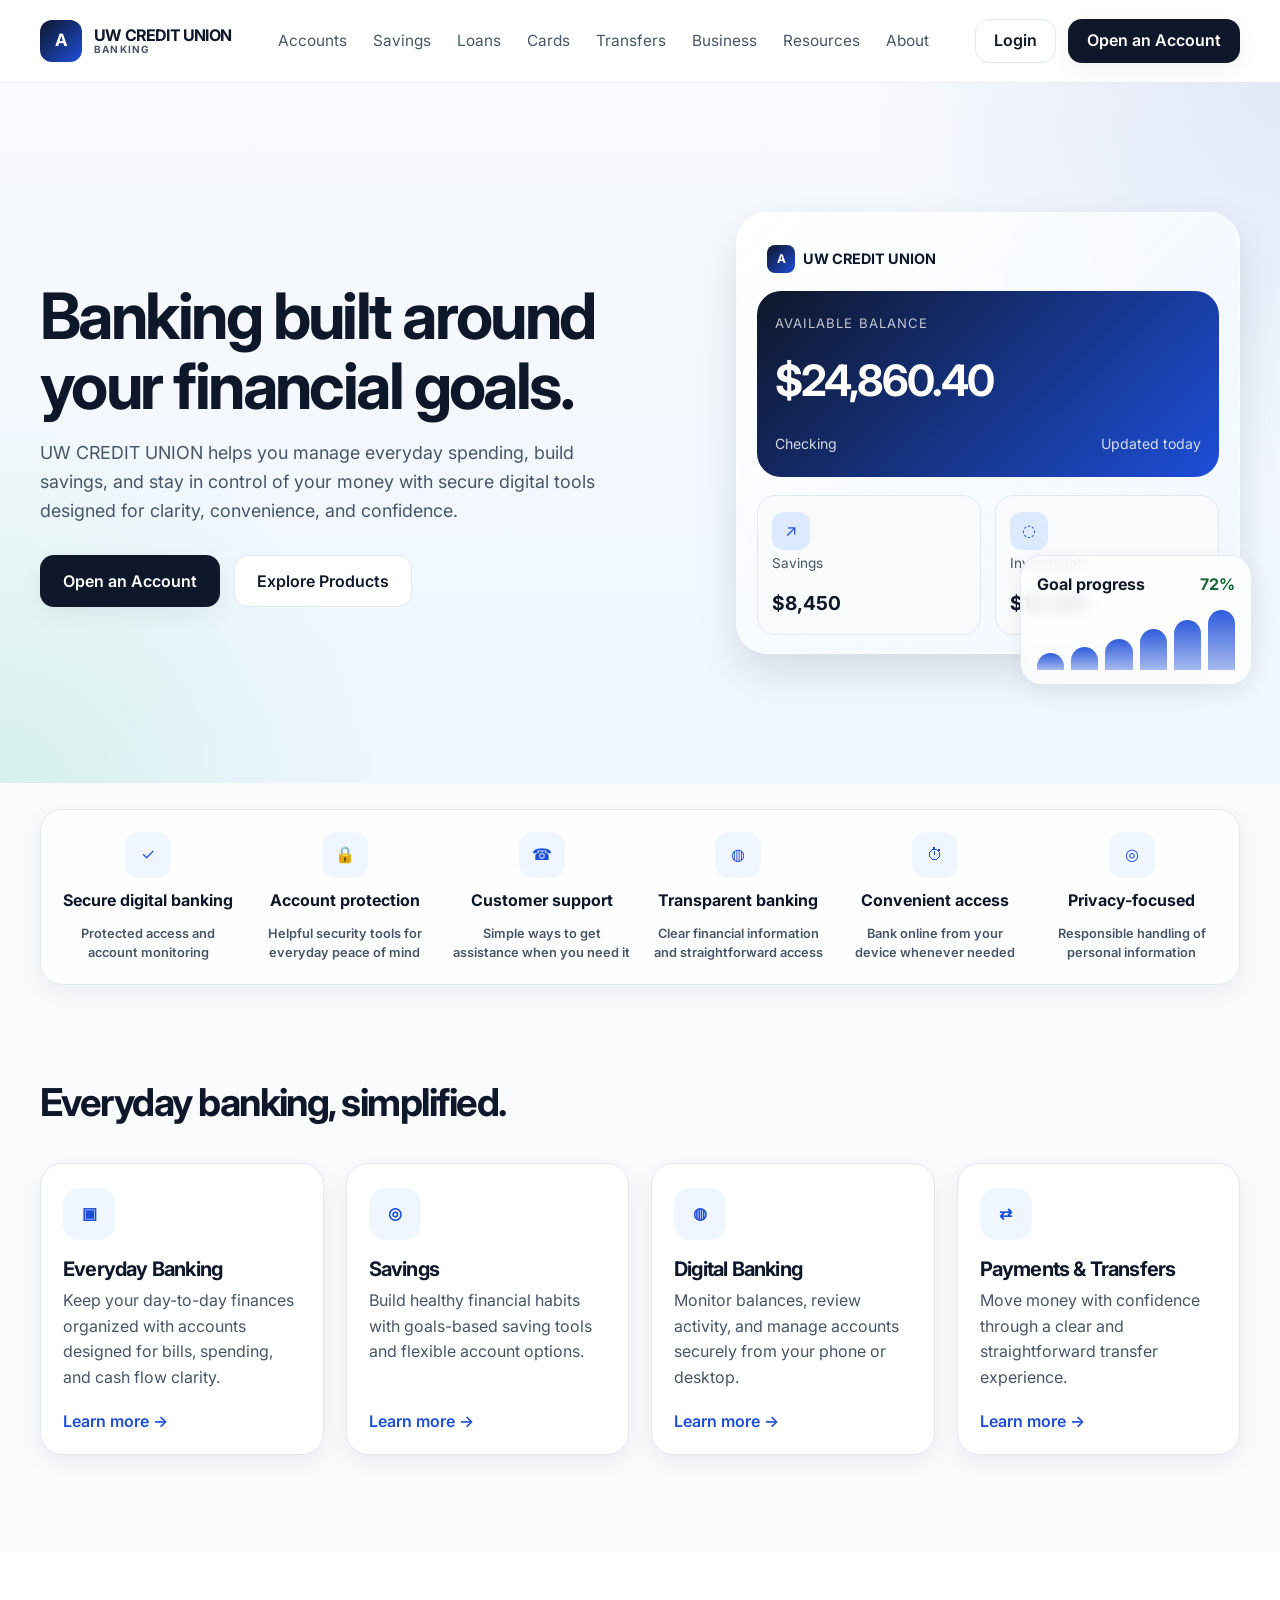
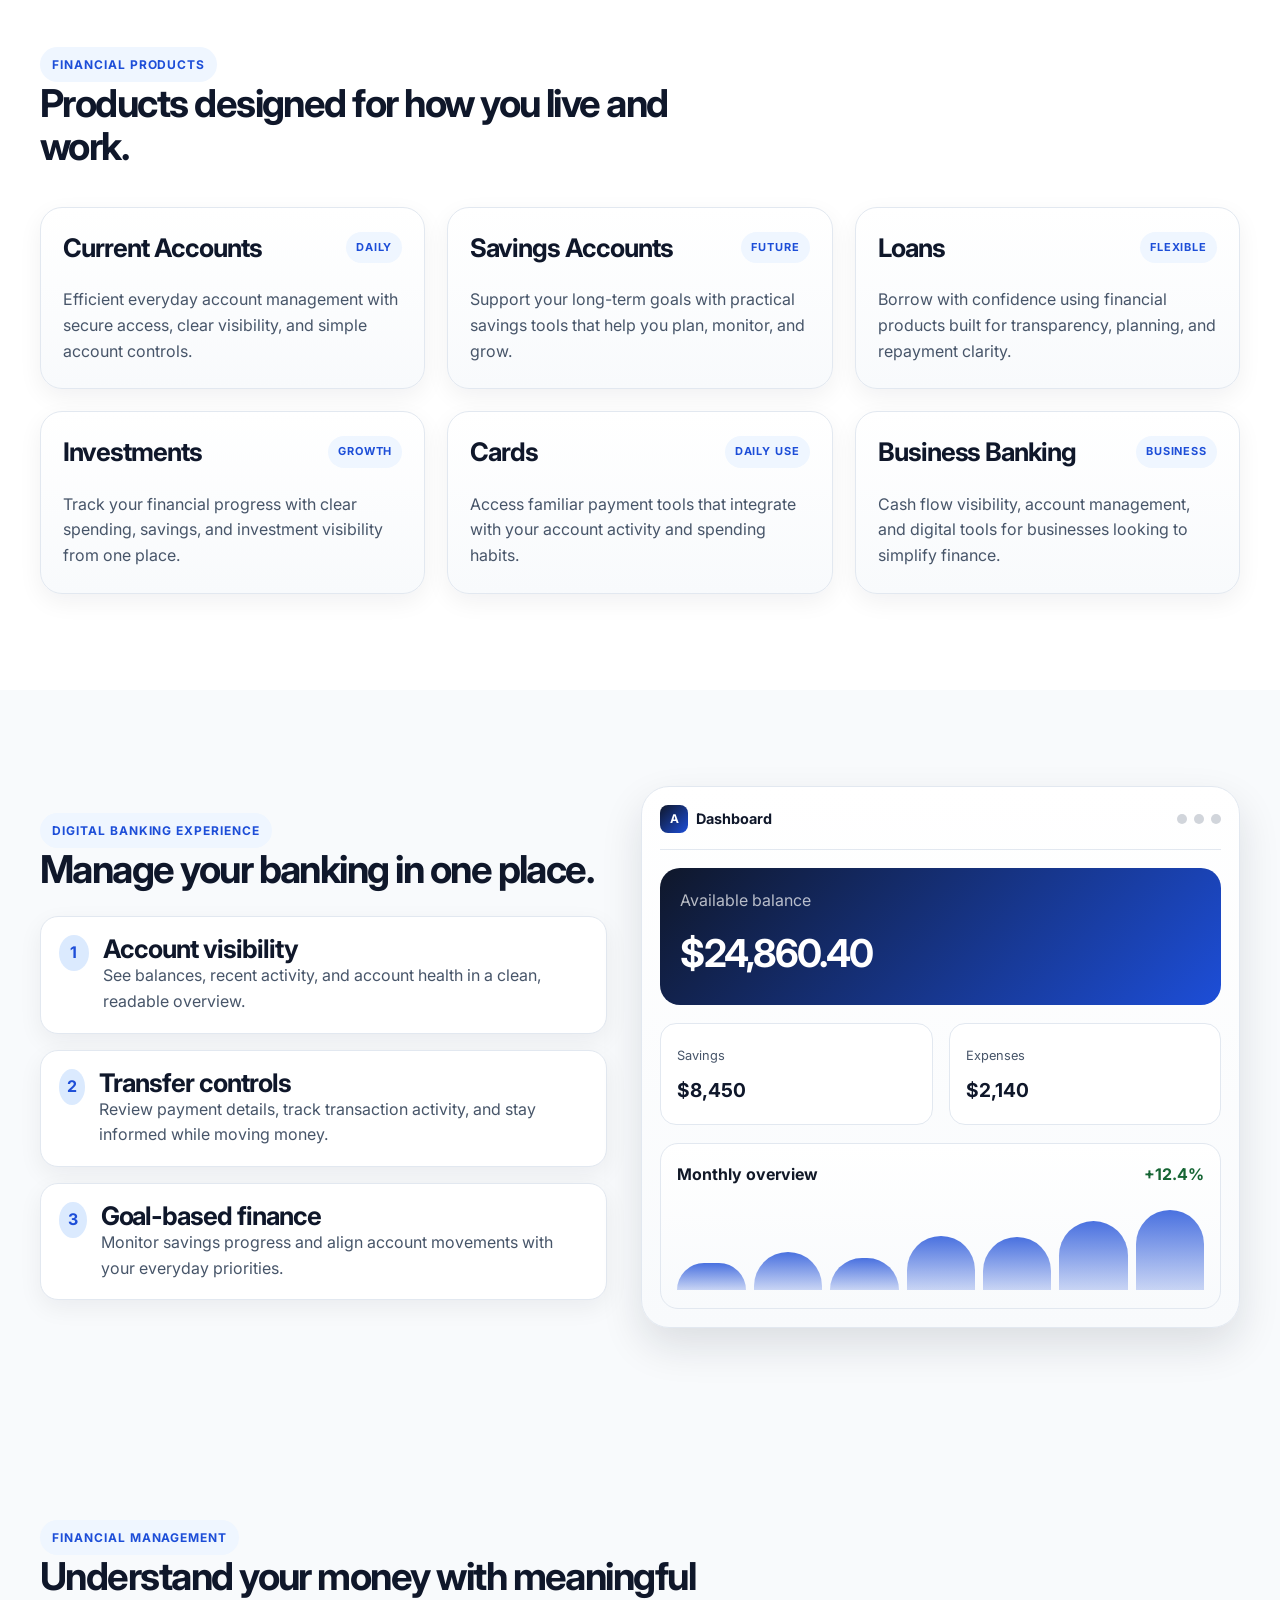
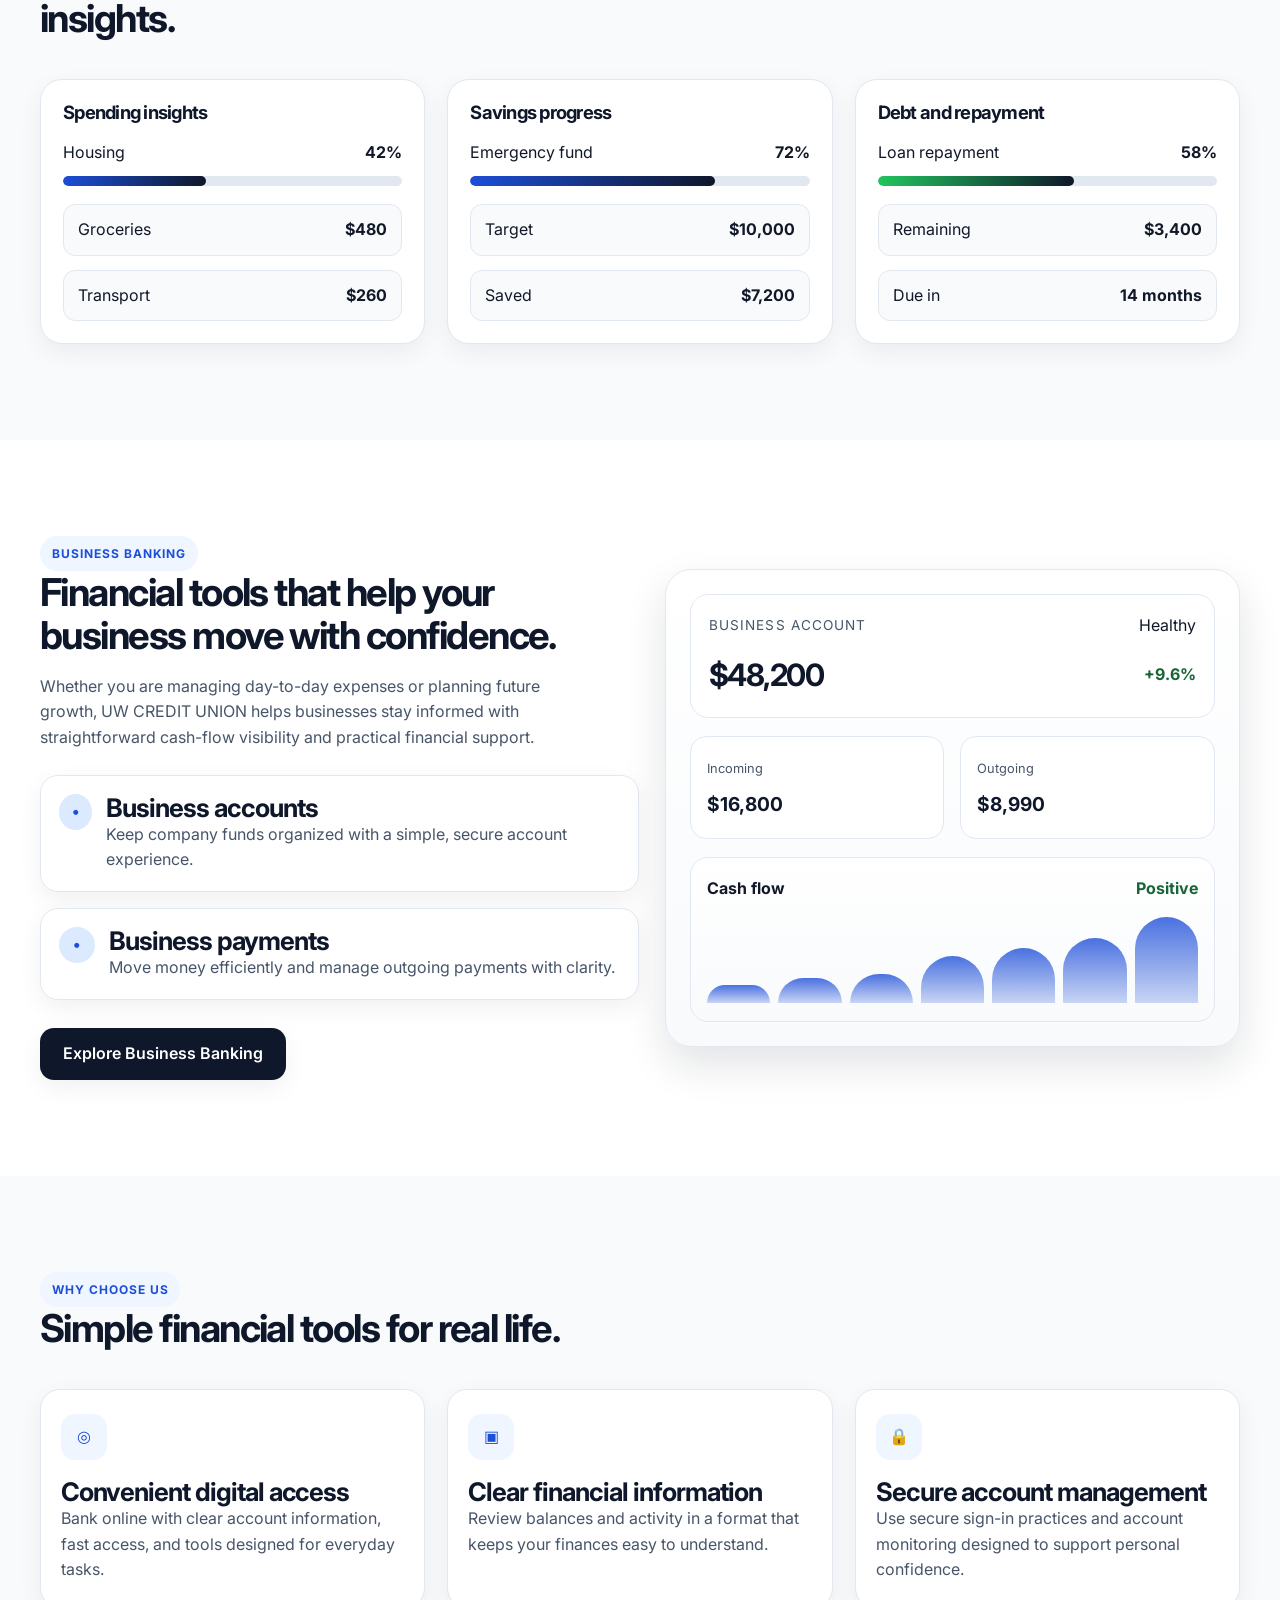
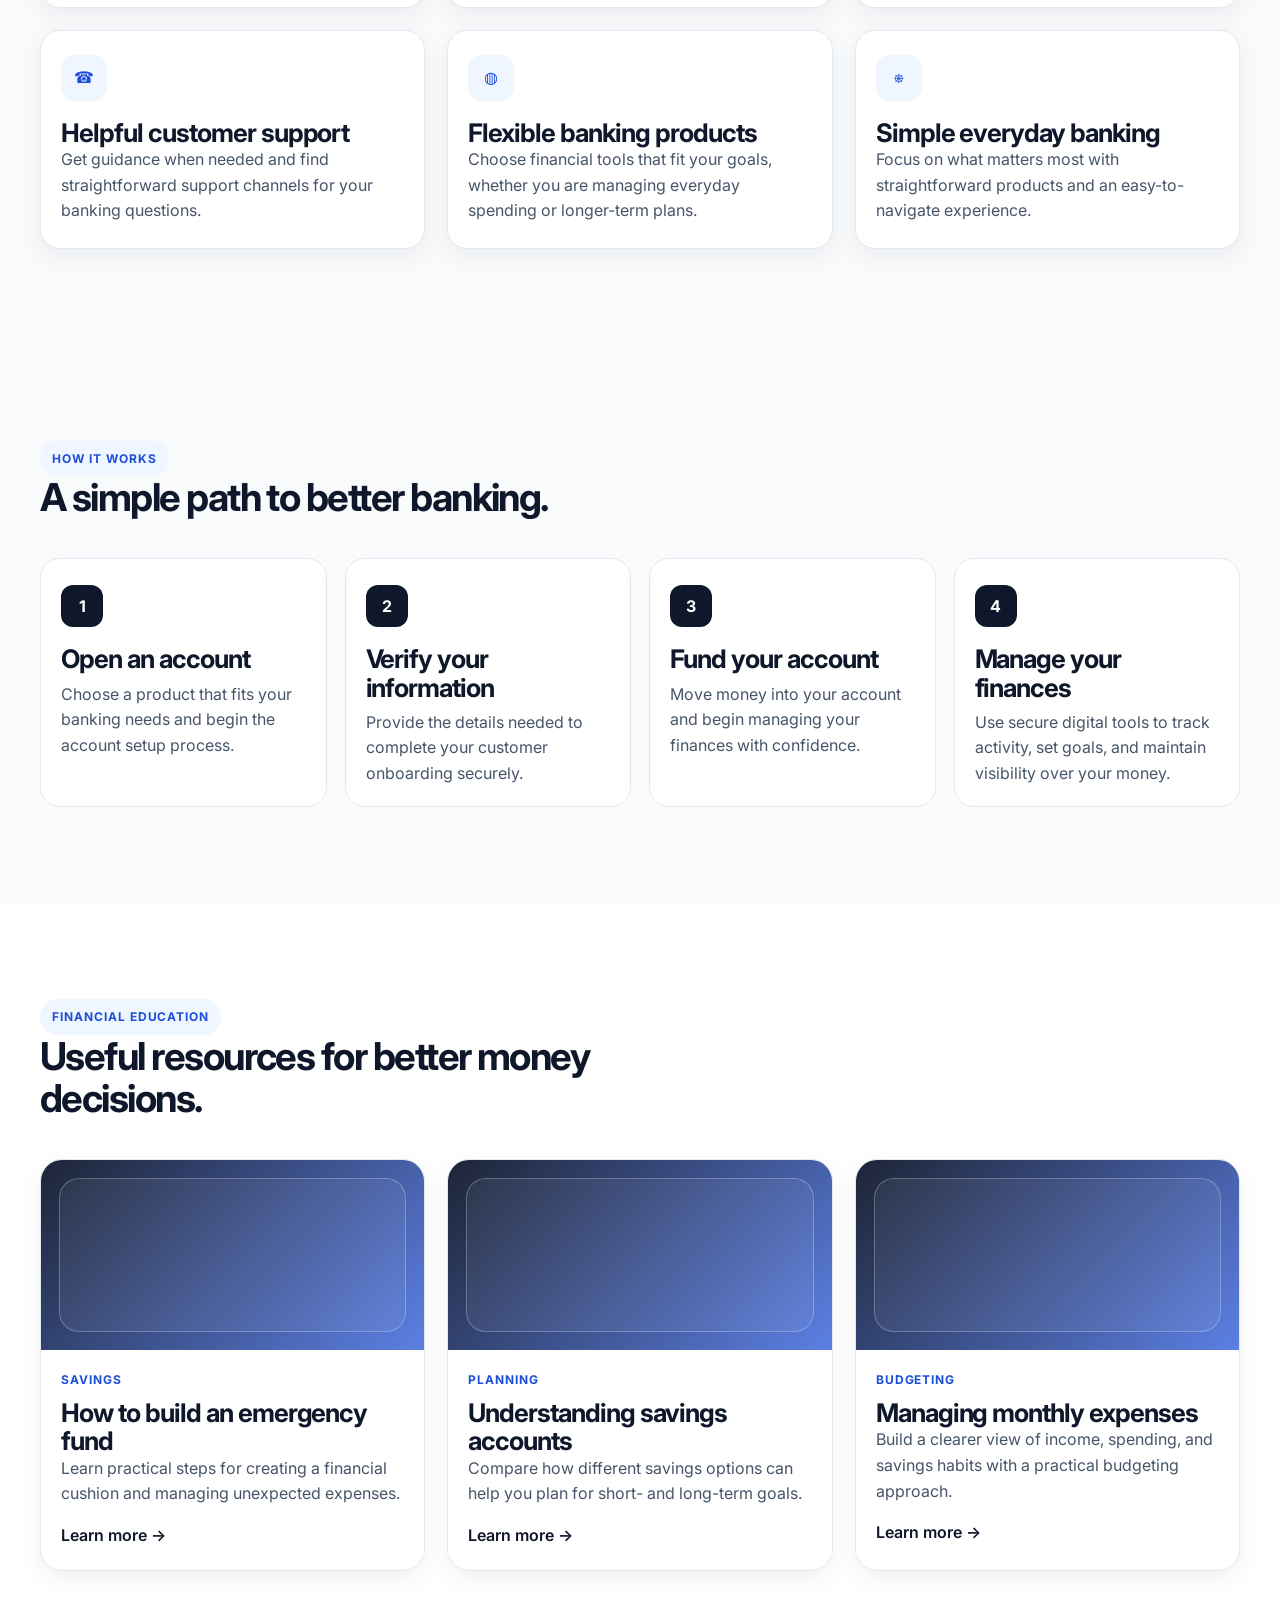
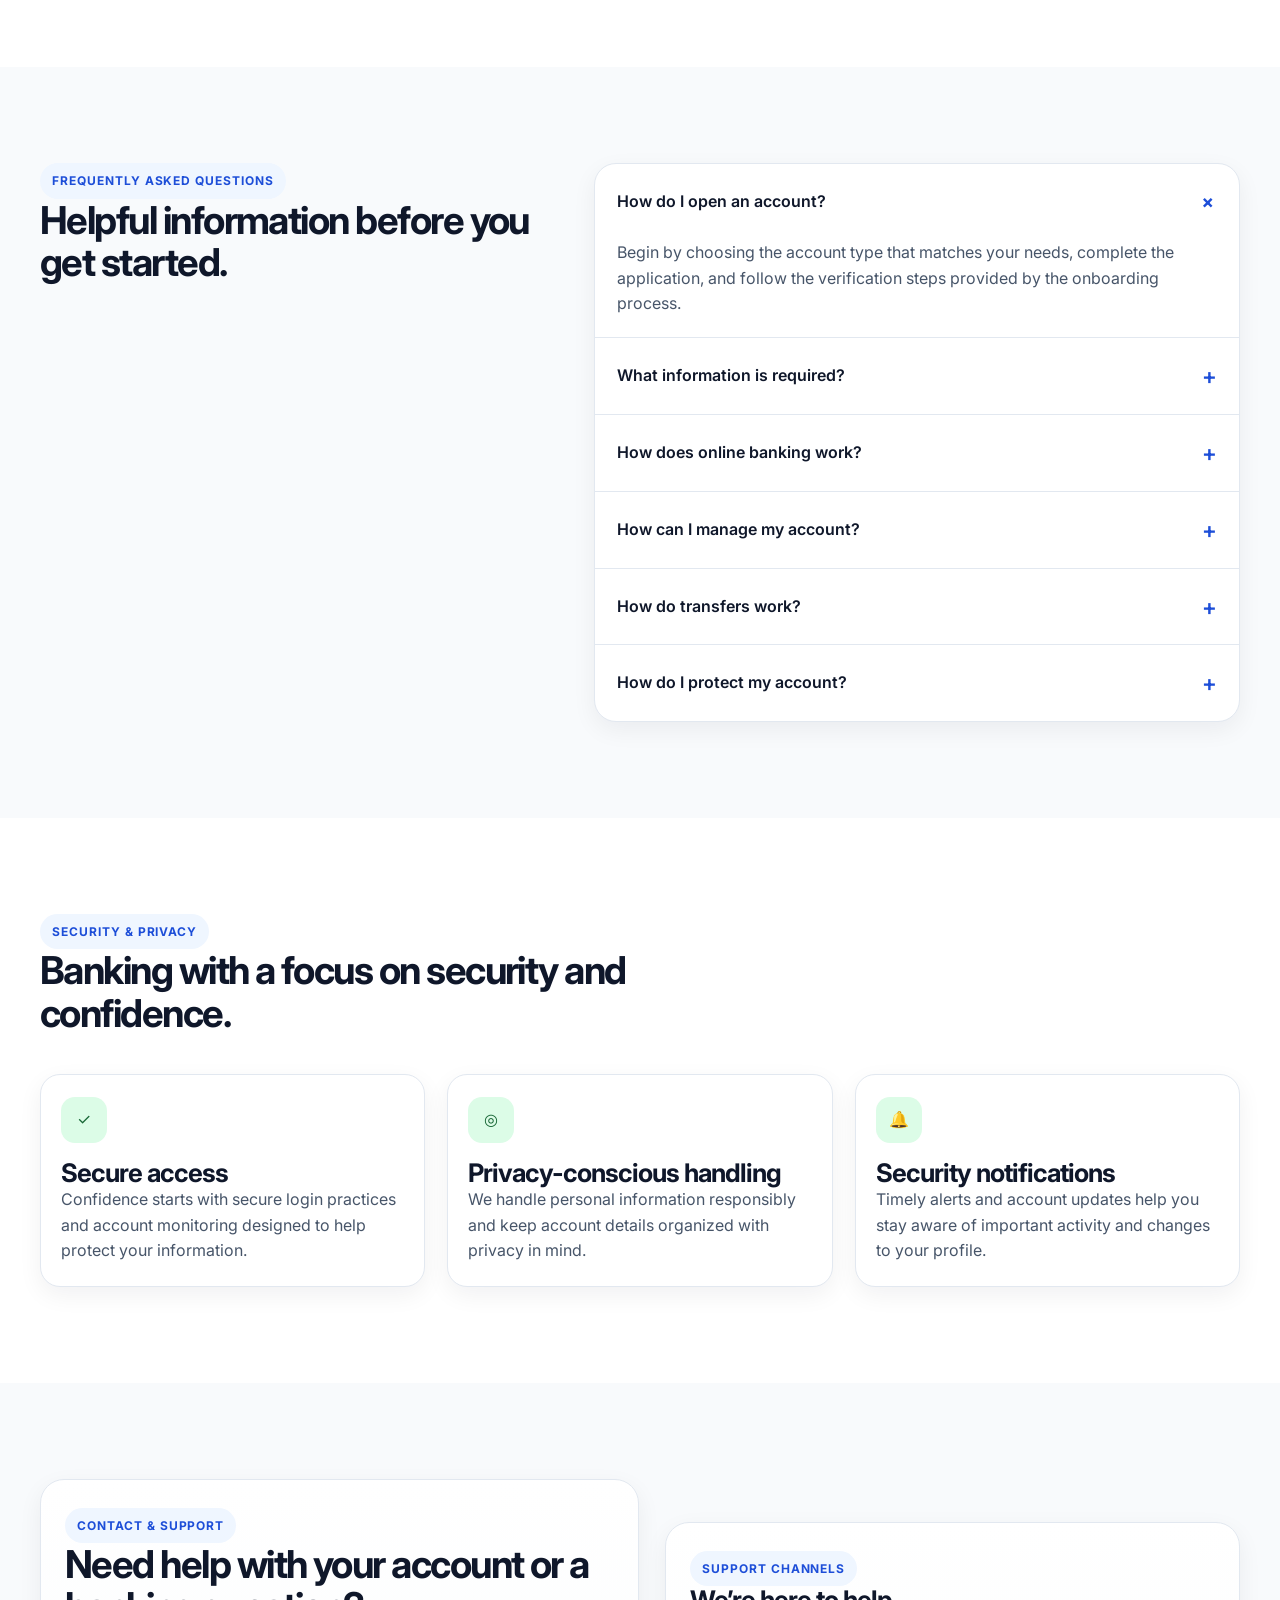
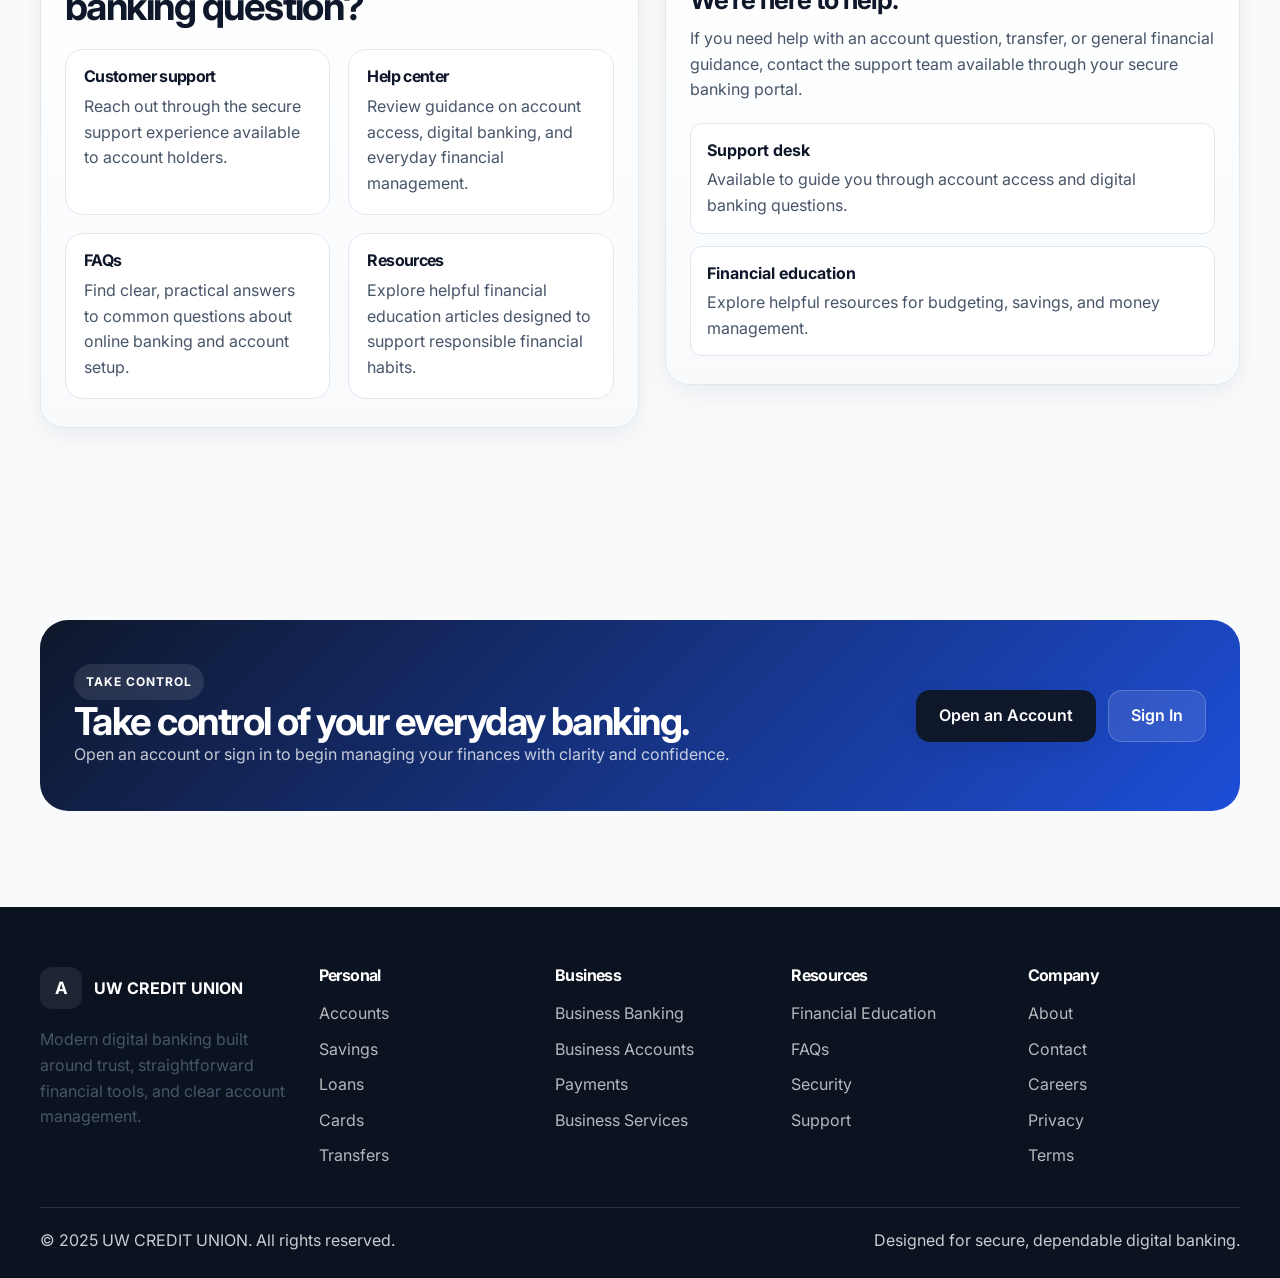
<file: index.html>
<!DOCTYPE html>
<html lang="en">
<head>
   <meta charset="UTF-8" />
   <meta name="viewport" content="width=device-width, initial-scale=1.0" />
   <title>UW CREDIT UNION | Modern Banking & Personal Finance</title>
   <meta
     name="description"
     content="UW CREDIT UNION helps people and businesses manage everyday banking with secure digital tools, flexible accounts, and straightforward financial services."
   />
   <meta name="theme-color" content="#0f172a" />
   <meta property="og:title" content="UW CREDIT UNION | Modern Banking & Personal Finance" />
   <meta
     property="og:description"
     content="Secure everyday banking, savings, digital account management, and business financial services designed for clarity and peace of mind."
   />
   <meta property="og:type" content="website" />
   <meta property="og:image" content="images/uw.png" />
   <meta name="twitter:card" content="summary_large_image" />
   <meta name="twitter:title" content="UW CREDIT UNION | Modern Banking & Personal Finance" />
   <meta
     name="twitter:description"
     content="Modern and secure banking for personal and business customers."
   />
   <link rel="preconnect" href="https://fonts.googleapis.com" />
   <link rel="preconnect" href="https://fonts.gstatic.com" crossorigin />
   <link
     href="https://fonts.googleapis.com/css2?family=Inter:wght@400;500;600;700;800&display=swap"
     rel="stylesheet"
   />
   <style>
     :root {
       --primary: #0f172a;
       --primary-dark: #0b1220;
       --primary-soft: #eff6ff;
       --secondary: #1d4ed8;
       --secondary-soft: #dbeafe;
       --accent: #22c55e;
       --accent-soft: #dcfce7;
       --surface: #ffffff;
       --surface-alt: #f8fafc;
       --surface-muted: #f1f5f9;
       --text: #111827;
       --muted: #475569;
       --border: #e2e8f0;
       --success: #166534;
       --warning: #9a6700;
       --error: #b91c1c;
       --shadow-sm: 0 8px 24px rgba(15, 23, 42, 0.06);
       --shadow-md: 0 18px 42px rgba(15, 23, 42, 0.12);
       --radius-sm: 12px;
       --radius-md: 18px;
       --radius-lg: 28px;
       --container: 1200px;
     }

     * { box-sizing: border-box; }
     html { scroll-behavior: smooth; }
     body {
       margin: 0;
       font-family: "Inter", "Segoe UI", sans-serif;
       background: #f8fafc;
       color: var(--text);
       line-height: 1.6;
     }

     img { max-width: 100%; display: block; }
     a { text-decoration: none; color: inherit; }
     button, input, select, textarea { font: inherit; }
     ul { list-style: none; padding: 0; margin: 0; }

     .container {
       width: min(var(--container), calc(100% - 32px));
       margin: 0 auto;
     }

     .section {
       padding: 96px 0;
     }

     .section-header {
       max-width: 700px;
       margin-bottom: 40px;
     }
     .eyebrow {
       display: inline-flex;
       align-items: center;
       gap: 8px;
       padding: 8px 12px;
       border-radius: 999px;
       font-size: 12px;
       font-weight: 700;
       letter-spacing: 0.08em;
       text-transform: uppercase;
       background: var(--primary-soft);
       color: var(--secondary);
     }
     .eyebrow::before {
     
     }

     h1, h2, h3, h4 {
       margin: 0;
       line-height: 1.1;
       letter-spacing: -0.04em;
       color: var(--primary);
     }
     h1 { font-size: clamp(2.9rem, 5vw, 5rem); }
     h2 { font-size: clamp(2.1rem, 3vw, 3.2rem); }
     h3 { font-size: clamp(1.35rem, 2vw, 1.8rem); }
     p { margin: 0; color: var(--muted); }

     .btn {
       display: inline-flex;
       align-items: center;
       justify-content: center;
       gap: 10px;
       min-height: 52px;
       padding: 0 22px;
       border-radius: 14px;
       font-weight: 600;
       transition: all 0.2s ease;
       border: 1px solid transparent;
       cursor: pointer;
     }
     .btn-primary {
       background: var(--primary);
       color: #fff;
       box-shadow: var(--shadow-sm);
     }
     .btn-primary:hover { background: var(--primary-dark); }
     .btn-secondary {
       background: #fff;
       color: var(--primary);
       border-color: var(--border);
     }
     .btn-secondary:hover {
       background: var(--surface-alt);
     }
     .btn-ghost {
       background: transparent;
       color: var(--text);
       border-color: var(--border);
     }
     .btn-ghost:hover { background: var(--surface-alt); }

     .site-header {
       position: sticky;
       top: 0;
       z-index: 40;
       background: rgba(255,255,255,0.9);
       backdrop-filter: blur(12px);
       border-bottom: 1px solid rgba(226, 232, 240, 0.8);
     }
     .header-inner {
       display: flex;
       align-items: center;
       justify-content: space-between;
       min-height: 82px;
       gap: 20px;
     }
     .brand {
       display: inline-flex;
       align-items: center;
       gap: 12px;
       font-weight: 700;
       color: var(--primary);
     }
     .brand-mark {
       width: 42px; 
       height: 42px;
       border-radius: 12px;
       display: grid;
       place-items: center;
       background: linear-gradient(135deg, #0f172a 0%, #1d4ed8 100%);
       color: white;
       font-size: 17px;
       font-weight: 700;
     }
     .brand-copy {
       display: flex;
       flex-direction: column;
       line-height: 1.1;
     }
     .brand-copy strong { letter-spacing: -0.05em; }
     .brand-copy span {
       font-size: 10px;
       color: var(--muted);
       text-transform: uppercase;
       letter-spacing: 0.12em;
     }

     .nav {
       display: flex;
       align-items: center;
       gap: 26px;
       color: var(--muted);
       font-size: 0.96rem;
     }
     .nav a {
       position: relative;
       transition: color 0.2s ease;
     }
     .nav a:hover { color: var(--primary); }
     .nav a::after {
       content: "";
       position: absolute;
       left: 0;
       bottom: -8px;
       width: 100%;
       height: 2px;
       background: var(--secondary);
       opacity: 0;
       transform: scaleX(0.7);
       transition: all 0.2s ease;
     }
     .nav a:hover::after { opacity: 1; transform: scaleX(1); }

     .header-actions {
       display: flex;
       align-items: center;
       gap: 12px;
     }
     .header-actions .btn {
       min-height: 44px;
       padding: 0 18px;
     }
     .mobile-menu-toggle {
       display: none;
       width: 42px;
       height: 42px;
       border: 1px solid var(--border);
       border-radius: 10px;
       background: #fff;
       color: var(--primary);
     }

     .hero {
       position: relative;
       background: linear-gradient(180deg, #f8fafc 0%, #eef6ff 100%);
       overflow: hidden;
     }
     .hero::before {
       content: "";
       position: absolute;
       inset: 0;
       background: radial-gradient(circle at top right, rgba(29, 78, 216, 0.1), transparent 28%), radial-gradient(circle at bottom left, rgba(34, 197, 94, 0.12), transparent 26%);
     }
     .hero-grid {
       position: relative;
       display: grid;
       grid-template-columns: 1.14fr 0.86fr;
       align-items: center;
       min-height: 700px;
       gap: 28px;
     }
     .hero-copy {
       max-width: 620px;
     }
     .hero-copy h1 {
       margin-top: 22px;
       margin-bottom: 18px;
     }
     .hero-copy p {
       max-width: 560px;
       font-size: 1.12rem;
     }
     .hero-actions {
       display: flex;
       flex-wrap: wrap;
       gap: 14px;
       margin-top: 30px;
     }
     .hero-meta {
       display: flex;
       flex-wrap: wrap;
       gap: 18px;
       margin-top: 28px;
     }
     .meta-item {
       display: flex;
       align-items: center;
       gap: 10px;
       min-height: 48px;
       padding: 10px 14px;
       background: rgba(255,255,255,0.75);
       border: 1px solid rgba(226,232,240,0.9);
       border-radius: 12px;
       color: var(--primary);
       font-weight: 600;
     }
     .meta-dot {
       width: 10px;
       height: 10px;
       border-radius: 50%;
       background: var(--accent);
     }

     .hero-visual {
       position: relative;
       min-height: 560px;
       display: grid;
       place-items: center;
     }
     .dashboard-shell {
       position: relative;
       width: min(100%, 520px);
       border-radius: 32px;
       background: rgba(255,255,255,0.9);
       border: 1px solid rgba(226, 232, 240, 0.9);
       box-shadow: var(--shadow-md);
       padding: 22px 20px 18px;
     }
     .glass-card {
       background: linear-gradient(135deg, rgba(255,255,255,0.9), rgba(240,247,255,0.8));
       border: 1px solid rgba(255,255,255,0.7);
       backdrop-filter: blur(8px);
     }
     .dashboard-header {
       display: flex;
       align-items: center;
       justify-content: space-between;
       padding: 10px 10px 18px;
     }
     .mini-brand {
       display: flex;
       align-items: center;
       gap: 8px;
       font-weight: 700;
       color: var(--primary);
       font-size: 0.9rem;
     }
     .status-badge {
       display: inline-flex;
       align-items: center;
       gap: 8px;
       border-radius: 999px;
       padding: 7px 10px;
       background: var(--accent-soft);
       color: var(--success);
       font-size: 12px;
       font-weight: 700;
     }
     .status-badge::before {
       content: "";
       width: 8px;
       height: 8px;
       border-radius: 50%;
       background: var(--accent);
     }
     .account-spotlight {
       padding: 22px 18px;
       border-radius: 24px;
       background: linear-gradient(135deg, #0f172a 0%, #1d4ed8 100%);
       color: white;
     }
     .account-label {
       color: rgba(255,255,255,0.74);
       font-size: 0.82rem;
       letter-spacing: 0.08em;
       text-transform: uppercase;
     }
     .account-amount {
       margin-top: 12px;
       font-size: clamp(2rem, 3.5vw, 2.7rem);
       font-weight: 700;
       letter-spacing: -0.05em;
     }
     .account-row {
       display: flex;
       justify-content: space-between;
       gap: 12px;
       margin-top: 18px;
       color: rgba(255,255,255,0.82);
       font-size: 0.88rem;
     }

     .mini-grid {
       margin-top: 18px;
       display: grid;
       grid-template-columns: repeat(2, minmax(0, 1fr));
       gap: 14px;
     }
     .mini-card {
       padding: 16px 14px;
       border-radius: 18px;
       background: var(--surface-alt);
       border: 1px solid var(--border);
     }
     .mini-card strong {
       display: block;
       color: var(--primary);
       font-size: 1.2rem;
       margin-top: 12px;
     }
     .mini-card span {
       color: var(--muted);
       font-size: 0.85rem;
     }
     .mini-card .icon-box {
       width: 38px;
       height: 38px;
       display: grid;
       place-items: center;
       border-radius: 12px;
       background: var(--secondary-soft);
       color: var(--secondary);
     }

     .floating-panel {
       position: absolute;
       right: -12px;
       bottom: 28px;
       width: min(260px, 46%);
       padding: 16px 16px 14px;
       border-radius: 22px;
       background: rgba(255,255,255,0.8);
       border: 1px solid rgba(226, 232, 240, 0.9);
       box-shadow: var(--shadow-sm);
     }
     .floating-panel .row {
       display: flex;
       justify-content: space-between;
       align-items: center;
       gap: 12px;
     }
     .trend-bars {
       display: flex;
       align-items: end;
       gap: 7px;
       height: 60px;
       margin-top: 12px;
     }
     .trend-bars span {
       display: block;
       flex: 1;
       border-radius: 999px 999px 4px 4px;
       background: linear-gradient(180deg, rgba(29,78,216,0.92), rgba(29,78,216,0.38));
     }

     .trust-bar {
       padding: 26px 0 0;
     }
     .trust-strip {
       display: grid;
       grid-template-columns: repeat(6, minmax(0, 1fr));
       gap: 18px;
       padding: 22px 18px;
       border: 1px solid var(--border);
       border-radius: 22px;
       background: rgba(255,255,255,0.85);
       box-shadow: var(--shadow-sm);
     }
     .trust-item {
       display: flex;
       flex-direction: column;
       align-items: center;
       text-align: center;
       gap: 10px;
       color: var(--primary);
     }
     .trust-item .icon-wrap {
       width: 46px;
       height: 46px;
       border-radius: 14px;
       background: var(--primary-soft);
       display: grid;
       place-items: center;
       color: var(--secondary);
     }
     .trust-item span {
       font-size: 0.8rem;
       color: var(--muted);
       line-height: 1.5;
       font-weight: 600;
     }

     .card-grid {
       display: grid;
       grid-template-columns: repeat(4, minmax(0, 1fr));
       gap: 22px;
     }
     .feature-card {
       display: flex;
       flex-direction: column;
       gap: 18px;
       padding: 24px 22px 20px;
       border-radius: 22px;
       background: var(--surface);
       border: 1px solid var(--border);
       box-shadow: var(--shadow-sm);
       transition: transform 0.25s ease, box-shadow 0.25s ease;
     }
     .feature-card:hover {
       transform: translateY(-4px);
       box-shadow: var(--shadow-md);
     }
     .card-icon {
       width: 52px;
       height: 52px;
       display: grid;
       place-items: center;
       border-radius: 16px;
       background: var(--primary-soft);
       color: var(--secondary);
       font-weight: 700;
     }
     .feature-card h3 { font-size: 1.25rem; }
     .feature-card p { margin-top: 8px; }
     .card-link {
       display: inline-flex;
       align-items: center;
       gap: 8px;
       margin-top: auto;
       color: var(--secondary);
       font-weight: 600;
     }

     .stacked-section {
       background: var(--surface);
     }
     .products-grid {
       display: grid;
       grid-template-columns: repeat(3, minmax(0, 1fr));
       gap: 22px;
     }
     .product-card {
       display: flex;
       flex-direction: column;
       gap: 18px;
       padding: 24px 22px;
       border: 1px solid var(--border);
       border-radius: 22px;
       background: linear-gradient(180deg, #fff, #f8fafc);
       box-shadow: var(--shadow-sm);
     }
     .product-meta {
       display: flex;
       align-items: center;
       justify-content: space-between;
       gap: 12px;
     }
     .pill {
       padding: 7px 10px;
       border-radius: 999px;
       font-size: 11px;
       font-weight: 700;
       letter-spacing: 0.08em;
       text-transform: uppercase;
       background: var(--primary-soft);
       color: var(--secondary);
     }
     .product-card p { margin-top: 6px; }

     .experience-wrap {
       display: grid;
       grid-template-columns: 1fr 1.04fr;
       gap: 26px;
       align-items: center;
     }
     .experience-copy {
       padding-right: 8px;
     }
     .experience-list {
       display: grid;
       gap: 16px;
       margin-top: 26px;
     }
     .experience-item {
       display: flex;
       gap: 14px;
       align-items: flex-start;
       padding: 18px 18px;
       border: 1px solid var(--border);
       border-radius: 18px;
       background: var(--surface);
       box-shadow: var(--shadow-sm);
     }
     .experience-item .circle {
       width: 36px;
       height: 36px;
       border-radius: 50%;
       display: grid;
       place-items: center;
       background: var(--secondary-soft);
       color: var(--secondary);
       font-weight: 700;
     }
     .experience-demo {
       background: linear-gradient(180deg, #ffffff, #f8fafc);
       border: 1px solid var(--border);
       border-radius: 28px;
       box-shadow: var(--shadow-md);
       padding: 18px;
     }
     .demo-topbar {
       display: flex;
       align-items: center;
       justify-content: space-between;
       padding-bottom: 16px;
       border-bottom: 1px solid var(--border);
     }
     .demo-dot {
       width: 10px;
       height: 10px;
       border-radius: 50%;
       background: #d1d5db;
     }
     .demo-dots {
       display: flex;
       gap: 7px;
     }
     .balance-panel {
       margin-top: 18px;
       padding: 20px;
       border-radius: 20px;
       background: linear-gradient(135deg, #0f172a 0%, #1d4ed8 100%);
       color: white;
     }
     .balance-panel .label { color: rgba(255,255,255,0.7); }
     .balance-panel .value {
       font-size: clamp(1.8rem, 3vw, 2.5rem);
       font-weight: 700;
       letter-spacing: -0.05em;
       margin-top: 10px;
     }
     .demo-grid {
       display: grid;
       grid-template-columns: repeat(2, minmax(0, 1fr));
       gap: 16px;
       margin-top: 18px;
     }
     .demo-stat {
       padding: 18px 16px;
       border: 1px solid var(--border);
       border-radius: 16px;
       background: #fff;
     }
     .stat-label { color: var(--muted); font-size: 0.8rem; }
     .stat-value { display: block; margin-top: 8px; color: var(--primary); font-size: 1.2rem; font-weight: 700; }
     .chart-box {
       margin-top: 18px;
       padding: 18px 16px;
       border: 1px solid var(--border);
       border-radius: 18px;
       background: linear-gradient(180deg, #fff, #f8fafc);
     }
     .line-chart {
       margin-top: 12px;
       height: 90px;
       display: flex;
       align-items: end;
       gap: 8px;
     }
     .line-chart span {
       display: block;
       flex: 1;
       border-radius: 999px 999px 0 0;
       background: linear-gradient(180deg, rgba(29,78,216,0.8), rgba(29,78,216,0.22));
     }

     .management-grid {
       display: grid;
       grid-template-columns: repeat(3, minmax(0, 1fr));
       gap: 22px;
     }
     .insight-panel {
       padding: 22px;
       border: 1px solid var(--border);
       border-radius: 22px;
       background: var(--surface);
       box-shadow: var(--shadow-sm);
     }
     .insight-panel h3 { font-size: 1.15rem; }
     .progress-wrap {
       margin-top: 18px;
     }
     .progress-head {
       display: flex;
       justify-content: space-between;
       margin-bottom: 10px;
     }
     .progress-track {
       width: 100%;
       height: 10px;
       border-radius: 999px;
       background: #e2e8f0;
       overflow: hidden;
     }
     .progress-bar {
       height: 100%;
       border-radius: inherit;
       background: linear-gradient(90deg, #1d4ed8 0%, #0f172a 100%);
     }
     .tiny-list {
       display: grid;
       gap: 14px;
       margin-top: 18px;
     }
     .tiny-list li {
       display: flex;
       justify-content: space-between;
       padding: 12px 14px;
       border-radius: 12px;
       background: var(--surface-alt);
       border: 1px solid var(--border);
     }

     .business-layout {
       display: grid;
       grid-template-columns: 1fr 0.96fr;
       gap: 26px;
       align-items: center;
     }
     .business-visual {
       padding: 24px;
       background: linear-gradient(180deg, #ffffff, #f8fafc);
       border: 1px solid var(--border);
       border-radius: 26px;
       box-shadow: var(--shadow-md);
     }
     .business-stat-box {
       padding: 18px 18px;
       border: 1px solid var(--border);
       border-radius: 18px;
       background: var(--surface);
     }
     .business-figure {
       display: flex;
       justify-content: space-between;
       align-items: center;
       margin-top: 12px;
     }
     .business-figure strong {
       font-size: clamp(1.7rem, 2.4vw, 2.3rem);
       color: var(--primary);
       letter-spacing: -0.05em;
     }
     .business-figure .tag {
       background: var(--accent-soft);
       color: var(--success);
       padding: 6px 10px;
       border-radius: 999px;
       font-size: 12px;
       font-weight: 700;
     }

     .benefits-grid {
       display: grid;
       grid-template-columns: repeat(3, minmax(0, 1fr));
       gap: 22px;
     }
     .benefit-box {
       padding: 24px 20px;
       border-radius: 20px;
       background: var(--surface);
       border: 1px solid var(--border);
       box-shadow: var(--shadow-sm);
     }
     .benefit-icon {
       width: 46px;
       height: 46px;
       border-radius: 14px;
       background: var(--primary-soft);
       display: grid;
       place-items: center;
       color: var(--secondary);
       margin-bottom: 18px;
     }

     .steps {
       display: grid;
       grid-template-columns: repeat(4, minmax(0, 1fr));
       gap: 18px;
     }
     .step {
       position: relative;
       padding: 26px 20px 20px;
       border: 1px solid var(--border);
       border-radius: 20px;
       background: var(--surface);
     }
     .step-number {
       display: inline-grid;
       place-items: center;
       width: 42px;
       height: 42px;
       border-radius: 12px;
       background: var(--primary);
       color: #fff;
       font-weight: 700;
       margin-bottom: 18px;
     }
     .step p { margin-top: 8px; }

     .resources-grid {
       display: grid;
       grid-template-columns: repeat(3, minmax(0, 1fr));
       gap: 22px;
     }
     .resource-card {
       display: flex;
       flex-direction: column;
       gap: 16px;
       background: var(--surface);
       border: 1px solid var(--border);
       border-radius: 22px;
       box-shadow: var(--shadow-sm);
       overflow: hidden;
     }
     .resource-card .thumb {
       height: 190px;
       background: linear-gradient(135deg, rgba(15,23,42,0.94), rgba(29,78,216,0.72));
       position: relative;
     }
     .resource-card .thumb::after {
       content: "";
       position: absolute;
       inset: 18px;
       border: 1px solid rgba(255,255,255,0.25);
       border-radius: 20px;
       background: rgba(255,255,255,0.06);
     }
     .resource-card .content {
       padding: 0 20px 22px;
     }
     .tagline {
       display: inline-block;
       margin-bottom: 10px;
       color: var(--secondary);
       font-weight: 700;
       font-size: 12px;
       letter-spacing: 0.08em;
       text-transform: uppercase;
     }
     .resource-card a {
       display: inline-flex;
       align-items: center;
       gap: 8px;
       margin-top: 16px;
       color: var(--primary);
       font-weight: 600;
     }

     .faq-wrap {
       display: grid;
       grid-template-columns: 0.9fr 1.1fr;
       gap: 26px;
       align-items: start;
     }
     .faq-list {
       background: var(--surface);
       border: 1px solid var(--border);
       border-radius: 22px;
       overflow: hidden;
       box-shadow: var(--shadow-sm);
     }
     .faq-item {
       border-bottom: 1px solid var(--border);
     }
     .faq-item:last-child { border-bottom: 0; }
     .faq-question {
       width: 100%;
       display: flex;
       justify-content: space-between;
       align-items: center;
       gap: 16px;
       padding: 20px 22px;
       background: transparent;
       border: 0;
       text-align: left;
       color: var(--primary);
       font-weight: 600;
       cursor: pointer;
     }
     .faq-question span:last-child {
       font-size: 1.4rem;
       color: var(--secondary);
     }
     .faq-answer {
       max-height: 0;
       overflow: hidden;
       transition: max-height 0.25s ease;
     }
     .faq-answer p {
       padding: 0 22px 20px;
     }
     .faq-item.open .faq-answer { max-height: 200px; }
     .faq-item.open .faq-question span:last-child { transform: rotate(45deg); }

     .security-panel {
       display: grid;
       grid-template-columns: repeat(3, minmax(0,1fr));
       gap: 22px;
       margin-top: 28px;
     }
     .security-box {
       padding: 22px 20px;
       border: 1px solid var(--border);
       border-radius: 20px;
       background: var(--surface);
       box-shadow: var(--shadow-sm);
     }
     .security-icon {
       width: 46px;
       height: 46px;
       display: grid;
       place-items: center;
       border-radius: 14px;
       background: var(--accent-soft);
       color: var(--success);
       margin-bottom: 16px;
     }

     .contact-panel {
       display: grid;
       grid-template-columns: 1fr 0.96fr;
       gap: 26px;
       align-items: center;
     }
     .contact-box {
       padding: 28px 24px;
       background: linear-gradient(180deg, #ffffff, #f8fafc);
       border: 1px solid var(--border);
       border-radius: 24px;
       box-shadow: var(--shadow-sm);
     }
     .contact-grid {
       display: grid;
       grid-template-columns: repeat(2, minmax(0, 1fr));
       gap: 18px;
       margin-top: 22px;
     }
     .contact-item {
       padding: 18px;
       border-radius: 18px;
       background: var(--surface);
       border: 1px solid var(--border);
     }
     .contact-item h4 {
       font-size: 1rem;
       margin-bottom: 8px;
     }
     .cta-panel {
       padding: 44px 34px;
       border-radius: 28px;
       background: linear-gradient(135deg, #0f172a 0%, #1d4ed8 100%);
       color: white;
       display: flex;
       align-items: center;
       justify-content: space-between;
       gap: 20px;
     }
     .cta-panel h2 { color: white; }
     .cta-panel p { color: rgba(255,255,255,0.76); }
     .cta-actions {
       display: flex;
       flex-wrap: wrap;
       gap: 12px;
     }
     .cta-panel .btn-secondary {
       background: rgba(255,255,255,0.1);
       border-color: rgba(255,255,255,0.2);
       color: white;
     }
     .cta-panel .btn-secondary:hover {
       background: rgba(255,255,255,0.15);
     }

     .site-footer {
       background: var(--primary-dark);
       color: rgba(255,255,255,0.79);
       padding: 60px 0 24px;
     }
     .footer-grid {
       display: grid;
       grid-template-columns: 1.2fr repeat(4, minmax(0, 1fr));
       gap: 24px;
     }
     .footer-brand {
       display: flex;
       align-items: center;
       gap: 12px;
       margin-bottom: 18px;
       color: white;
     }
     .footer-brand .brand-mark {
       background: rgba(255,255,255,0.08);
     }
     .footer-col h4 {
       color: white;
       font-size: 1rem;
       margin-bottom: 16px;
     }
     .footer-col a {
       display: block;
       margin-bottom: 10px;
       color: rgba(255,255,255,0.7);
     }
     .footer-base {
       margin-top: 28px;
       padding-top: 20px;
       border-top: 1px solid rgba(255,255,255,0.12);
       display: flex;
       justify-content: space-between;
       gap: 16px;
       flex-wrap: wrap;
     }

     @media (max-width: 1100px) {
       .nav { display: none; }
       .header-actions .btn-login { display: none; }
       .mobile-menu-toggle { display: inline-flex; align-items: center; justify-content: center; }
       .hero-grid,
       .experience-wrap,
       .business-layout,
       .faq-wrap,
       .contact-panel,
       .footer-grid {
         grid-template-columns: 1fr;
       }
       .card-grid,
       .products-grid,
       .management-grid,
       .benefits-grid,
       .resources-grid,
       .security-panel,
       .steps {
         grid-template-columns: repeat(2, minmax(0, 1fr));
       }
     }

     @media (max-width: 760px) {
       .section { padding: 80px 0; }
       .hero-grid { min-height: auto; padding-top: 24px; }
       .hero-copy { max-width: 100%; }
       .trust-strip,
       .card-grid,
       .products-grid,
       .management-grid,
       .benefits-grid,
       .resources-grid,
       .security-panel,
       .steps,
       .contact-grid {
         grid-template-columns: 1fr;
       }
       .mini-grid,
       .demo-grid { grid-template-columns: 1fr; }
       .cta-panel {
         flex-direction: column;
         align-items: start;
       }
       .header-inner { min-height: 72px; }
       .brand-copy span { display: none; }
     }

     .mobile-nav {
       display: none;
       padding: 14px 0 18px;
       border-top: 1px solid var(--border);
     }
     .mobile-nav.open { display: block; }
     .mobile-nav-list {
       display: grid;
       gap: 10px;
     }
     .mobile-nav-list a {
       display: block;
       padding: 12px 14px;
       border-radius: 12px;
       background: var(--surface-alt);
       color: var(--primary);
       font-weight: 600;
     }
     .mobile-nav-actions {
       margin-top: 14px;
       display: flex;
       gap: 10px;
     }
     .sr-only {
       position: absolute;
       width: 1px;
       height: 1px;
       padding: 0;
       margin: -1px;
       overflow: hidden;
       clip: rect(0, 0, 0, 0);
       white-space: nowrap;
       border: 0;
     }
   </style>
</head>
<body>
   <header class="site-header">
     <div class="container header-inner">
       <a href="#top" class="brand" aria-label="UW CREDIT UNION home">
         <span class="brand-mark" aria-hidden="true">A</span>
         <span class="brand-copy">
           <strong>UW CREDIT UNION</strong>
           <span>Banking</span>
         </span>
       </a>

       <nav class="nav" aria-label="Main navigation">
         <a href="accounts.php">Accounts</a>
         <a href="savings.php">Savings</a>
         <a href="loans.php">Loans</a>
         <a href="cards.php">Cards</a>
         <a href="transfers.php">Transfers</a>
         <a href="business-banking.php">Business</a>
         <a href="financial-education.php">Resources</a>
         <a href="about.php">About</a>
       </nav>

       <div class="header-actions">
         <a href="login.php" class="btn btn-ghost btn-login">Login</a>
         <a href="register.php" class="btn btn-primary">Open an Account</a>
         <button class="mobile-menu-toggle" type="button" aria-expanded="false" aria-controls="mobile-nav" aria-label="Toggle menu">
           <svg width="18" height="18" viewBox="0 0 24 24" fill="none" aria-hidden="true"><path d="M4 7h16M4 12h16M4 17h16" stroke="currentColor" stroke-width="1.8" stroke-linecap="round"/></svg>
         </button>
       </div>
     </div>
     <div class="container mobile-nav" id="mobile-nav">
       <nav class="mobile-nav-list" aria-label="Mobile navigation">
         <a href="#personal-banking">Personal Banking</a>
         <a href="#business-banking">Business Banking</a>
         <a href="#products">Products</a>
         <a href="#resources">Resources</a>
         <a href="#about">About</a>
         <a href="#contact">Contact</a>
       </nav>
       <div class="mobile-nav-actions">
         <a class="btn btn-ghost" href="login.php">Login</a>
         <a class="btn btn-primary" href="register.php">Open an Account</a>
       </div>
     </div>
   </header>

   <main id="top">
     <section class="hero">
       <div class="container hero-grid">
         <div class="hero-copy">
           <h1>Banking built around your financial goals.</h1>
           <p>
             UW CREDIT UNION helps you manage everyday spending, build savings, and stay in control of your money with secure digital tools designed for clarity, convenience, and confidence.
           </p>
           <div class="hero-actions">
             <a href="/register" class="btn btn-primary">Open an Account</a>
             <a href="#products" class="btn btn-secondary">Explore Products</a>
           </div>
          
         </div>

         <div class="hero-visual" aria-label="Banking dashboard preview">
           <div class="dashboard-shell glass-card">
             <div class="dashboard-header">
               <div class="mini-brand">
                 <span class="brand-mark" style="width:28px;height:28px;border-radius:8px;font-size:12px;">A</span>
                 UW CREDIT UNION
               </div>
             </div>

             <div class="account-spotlight">
               <div class="account-label">Available balance</div>
               <div class="account-amount">$24,860.40</div>
               <div class="account-row">
                 <span>Checking</span>
                 <span>Updated today</span>
               </div>
             </div>

             <div class="mini-grid">
               <div class="mini-card">
                 <div class="icon-box" aria-hidden="true">↗</div>
                 <span>Savings</span>
                 <strong>$8,450</strong>
               </div>
               <div class="mini-card">
                 <div class="icon-box" aria-hidden="true">◌</div>
                 <span>Investments</span>
                 <strong>$12,200</strong>
               </div>
             </div>
           </div>

           <div class="floating-panel glass-card" aria-label="Savings overview">
             <div class="row">
               <strong>Goal progress</strong>
               <span style="color: var(--success); font-weight:700;">72%</span>
             </div>
             <div class="trend-bars" aria-hidden="true">
               <span style="height: 28%;"></span>
               <span style="height: 38%;"></span>
               <span style="height: 52%;"></span>
               <span style="height: 68%;"></span>
               <span style="height: 84%;"></span>
               <span style="height: 100%;"></span>
             </div>
           </div>
         </div>
       </div>
     </section>

     <section class="trust-bar" aria-label="Trust and service highlights">
       <div class="container">
         <div class="trust-strip">
           <div class="trust-item">
             <div class="icon-wrap" aria-hidden="true">✓</div>
             <strong>Secure digital banking</strong>
             <span>Protected access and account monitoring</span>
           </div>
           <div class="trust-item">
             <div class="icon-wrap" aria-hidden="true">🔒</div>
             <strong>Account protection</strong>
             <span>Helpful security tools for everyday peace of mind</span>
           </div>
           <div class="trust-item">
             <div class="icon-wrap" aria-hidden="true">☎</div>
             <strong>Customer support</strong>
             <span>Simple ways to get assistance when you need it</span>
           </div>
           <div class="trust-item">
             <div class="icon-wrap" aria-hidden="true">◍</div>
             <strong>Transparent banking</strong>
             <span>Clear financial information and straightforward access</span>
           </div>
           <div class="trust-item">
             <div class="icon-wrap" aria-hidden="true">⏱</div>
             <strong>Convenient access</strong>
             <span>Bank online from your device whenever needed</span>
           </div>
           <div class="trust-item">
             <div class="icon-wrap" aria-hidden="true">◎</div>
             <strong>Privacy-focused</strong>
             <span>Responsible handling of personal information</span>
           </div>
         </div>
       </div>
     </section>

     <section id="personal-banking" class="section">
       <div class="container">
         <div class="section-header">
           <h2>Everyday banking, simplified.</h2>
         </div>

         <div class="card-grid">
           <article class="feature-card">
             <div class="card-icon" aria-hidden="true">▣</div>
             <div>
               <h3>Everyday Banking</h3>
               <p>Keep your day-to-day finances organized with accounts designed for bills, spending, and cash flow clarity.</p>
             </div>
             <a href="#products" class="card-link">Learn more →</a>
           </article>

           <article class="feature-card">
             <div class="card-icon" aria-hidden="true">◎</div>
             <div>
               <h3>Savings</h3>
               <p>Build healthy financial habits with goals-based saving tools and flexible account options.</p>
             </div>
             <a href="#products" class="card-link">Learn more →</a>
           </article>

           <article class="feature-card">
             <div class="card-icon" aria-hidden="true">◍</div>
             <div>
               <h3>Digital Banking</h3>
               <p>Monitor balances, review activity, and manage accounts securely from your phone or desktop.</p>
             </div>
             <a href="#digital-experience" class="card-link">Learn more →</a>
           </article>

           <article class="feature-card">
             <div class="card-icon" aria-hidden="true">⇄</div>
             <div>
               <h3>Payments & Transfers</h3>
               <p>Move money with confidence through a clear and straightforward transfer experience.</p>
             </div>
             <a href="#products" class="card-link">Learn more →</a>
           </article>
         </div>
       </div>
     </section>

     <section id="products" class="section stacked-section">
       <div class="container">
         <div class="section-header">
           <span class="eyebrow">Financial products</span>
           <h2>Products designed for how you live and work.</h2>
         </div>

         <div class="products-grid">
           <article class="product-card">
             <div class="product-meta">
               <h3>Current Accounts</h3>
               <span class="pill">Daily</span>
             </div>
             <p>Efficient everyday account management with secure access, clear visibility, and simple account controls.</p>
           </article>

           <article class="product-card">
             <div class="product-meta">
               <h3>Savings Accounts</h3>
               <span class="pill">Future</span>
             </div>
             <p>Support your long-term goals with practical savings tools that help you plan, monitor, and grow.</p>
           </article>

           <article class="product-card">
             <div class="product-meta">
               <h3>Loans</h3>
               <span class="pill">Flexible</span>
             </div>
             <p>Borrow with confidence using financial products built for transparency, planning, and repayment clarity.</p>
           </article>

           <article class="product-card">
             <div class="product-meta">
               <h3>Investments</h3>
               <span class="pill">Growth</span>
             </div>
             <p>Track your financial progress with clear spending, savings, and investment visibility from one place.</p>
           </article>

           <article class="product-card">
             <div class="product-meta">
               <h3>Cards</h3>
               <span class="pill">Daily use</span>
             </div>
             <p>Access familiar payment tools that integrate with your account activity and spending habits.</p>
           </article>

           <article class="product-card">
             <div class="product-meta">
               <h3>Business Banking</h3>
               <span class="pill">Business</span>
             </div>
             <p>Cash flow visibility, account management, and digital tools for businesses looking to simplify finance.</p>
           </article>
         </div>
       </div>
     </section>

     <section id="digital-experience" class="section">
       <div class="container experience-wrap">
         <div class="experience-copy">
           <span class="eyebrow">Digital banking experience</span>
           <h2>Manage your banking in one place.</h2>
           <div class="experience-list">
             <div class="experience-item">
               <div class="circle" aria-hidden="true">1</div>
               <div>
                 <h3>Account visibility</h3>
                 <p>See balances, recent activity, and account health in a clean, readable overview.</p>
               </div>
             </div>
             <div class="experience-item">
               <div class="circle" aria-hidden="true">2</div>
               <div>
                 <h3>Transfer controls</h3>
                 <p>Review payment details, track transaction activity, and stay informed while moving money.</p>
               </div>
             </div>
             <div class="experience-item">
               <div class="circle" aria-hidden="true">3</div>
               <div>
                 <h3>Goal-based finance</h3>
                 <p>Monitor savings progress and align account movements with your everyday priorities.</p>
               </div>
             </div>
           </div>
         </div>

         <div class="experience-demo" aria-label="Dashboard preview panel">
           <div class="demo-topbar">
             <div class="mini-brand">
               <span class="brand-mark" style="width:28px;height:28px;border-radius:8px;font-size:12px;">A</span>
               Dashboard
             </div>
             <div class="demo-dots" aria-hidden="true">
               <span class="demo-dot"></span>
               <span class="demo-dot"></span>
               <span class="demo-dot"></span>
             </div>
           </div>

           <div class="balance-panel">
             <div class="label">Available balance</div>
             <div class="value">$24,860.40</div>
           </div>

           <div class="demo-grid">
             <div class="demo-stat">
               <span class="stat-label">Savings</span>
               <span class="stat-value">$8,450</span>
             </div>
             <div class="demo-stat">
               <span class="stat-label">Expenses</span>
               <span class="stat-value">$2,140</span>
             </div>
           </div>

           <div class="chart-box">
             <div class="progress-head">
               <strong>Monthly overview</strong>
               <span style="color: var(--success); font-weight:700;">+12.4%</span>
             </div>
             <div class="line-chart" aria-hidden="true">
               <span style="height: 30%;"></span>
               <span style="height: 42%;"></span>
               <span style="height: 35%;"></span>
               <span style="height: 60%;"></span>
               <span style="height: 58%;"></span>
               <span style="height: 76%;"></span>
               <span style="height: 88%;"></span>
             </div>
           </div>
         </div>
       </div>
     </section>

     <section class="section" aria-labelledby="financial-management">
       <div class="container">
         <div class="section-header">
           <span class="eyebrow">Financial management</span>
           <h2 id="financial-management">Understand your money with meaningful insights.</h2>
         </div>

         <div class="management-grid">
           <article class="insight-panel">
             <h3>Spending insights</h3>
             <div class="progress-wrap">
               <div class="progress-head">
                 <span>Housing</span>
                 <strong>42%</strong>
               </div>
               <div class="progress-track"><div class="progress-bar" style="width:42%;"></div></div>
             </div>
             <div class="tiny-list">
               <li><span>Groceries</span><strong>$480</strong></li>
               <li><span>Transport</span><strong>$260</strong></li>
             </div>
           </article>

           <article class="insight-panel">
             <h3>Savings progress</h3>
             <div class="progress-wrap">
               <div class="progress-head">
                 <span>Emergency fund</span>
                 <strong>72%</strong>
               </div>
               <div class="progress-track"><div class="progress-bar" style="width:72%;"></div></div>
             </div>
             <div class="tiny-list">
               <li><span>Target</span><strong>$10,000</strong></li>
               <li><span>Saved</span><strong>$7,200</strong></li>
             </div>
           </article>

           <article class="insight-panel">
             <h3>Debt and repayment</h3>
             <div class="progress-wrap">
               <div class="progress-head">
                 <span>Loan repayment</span>
                 <strong>58%</strong>
               </div>
               <div class="progress-track"><div class="progress-bar" style="width:58%; background: linear-gradient(90deg, #22c55e 0%, #0f172a 100%);"></div></div>
             </div>
             <div class="tiny-list">
               <li><span>Remaining</span><strong>$3,400</strong></li>
               <li><span>Due in</span><strong>14 months</strong></li>
             </div>
           </article>
         </div>
       </div>
     </section>

     <section id="business-banking" class="section stacked-section">
       <div class="container business-layout">
         <div>
           <span class="eyebrow">Business banking</span>
           <h2>Financial tools that help your business move with confidence.</h2>
           <p style="margin-top:18px; max-width:560px;">Whether you are managing day-to-day expenses or planning future growth, UW CREDIT UNION helps businesses stay informed with straightforward cash-flow visibility and practical financial support.</p>
           <div class="experience-list" style="margin-top:24px;">
             <div class="experience-item">
               <div class="circle" aria-hidden="true">•</div>
               <div>
                 <h3>Business accounts</h3>
                 <p>Keep company funds organized with a simple, secure account experience.</p>
               </div>
             </div>
             <div class="experience-item">
               <div class="circle" aria-hidden="true">•</div>
               <div>
                 <h3>Business payments</h3>
                 <p>Move money efficiently and manage outgoing payments with clarity.</p>
               </div>
             </div>
           </div>
           <div style="margin-top:28px;">
             <a href="/register" class="btn btn-primary">Explore Business Banking</a>
           </div>
         </div>

         <div class="business-visual">
           <div class="business-stat-box">
             <div style="display:flex; justify-content:space-between; align-items:center;">
               <span style="color: var(--muted); font-size: 0.85rem; text-transform: uppercase; letter-spacing: 0.08em;">Business account</span>
               <span class="tag">Healthy</span>
             </div>
             <div class="business-figure">
               <strong>$48,200</strong>
               <span style="color: var(--success); font-weight: 700;">+9.6%</span>
             </div>
           </div>

           <div class="demo-grid" style="margin-top:18px;">
             <div class="demo-stat">
               <span class="stat-label">Incoming</span>
               <span class="stat-value">$16,800</span>
             </div>
             <div class="demo-stat">
               <span class="stat-label">Outgoing</span>
               <span class="stat-value">$8,990</span>
             </div>
           </div>

           <div class="chart-box" style="margin-top:18px;">
             <div class="progress-head">
               <strong>Cash flow</strong>
               <span style="color: var(--success); font-weight:700;">Positive</span>
             </div>
             <div class="line-chart" aria-hidden="true">
               <span style="height: 20%;"></span>
               <span style="height: 28%;"></span>
               <span style="height: 32%;"></span>
               <span style="height: 52%;"></span>
               <span style="height: 61%;"></span>
               <span style="height: 72%;"></span>
               <span style="height: 96%;"></span>
             </div>
           </div>
         </div>
       </div>
     </section>

     <section id="about" class="section">
       <div class="container">
         <div class="section-header">
           <span class="eyebrow">Why choose us</span>
           <h2>Simple financial tools for real life.</h2>
         </div>

         <div class="benefits-grid">
           <article class="benefit-box">
             <div class="benefit-icon" aria-hidden="true">◎</div>
             <h3>Convenient digital access</h3>
             <p>Bank online with clear account information, fast access, and tools designed for everyday tasks.</p>
           </article>
           <article class="benefit-box">
             <div class="benefit-icon" aria-hidden="true">▣</div>
             <h3>Clear financial information</h3>
             <p>Review balances and activity in a format that keeps your finances easy to understand.</p>
           </article>
           <article class="benefit-box">
             <div class="benefit-icon" aria-hidden="true">🔒</div>
             <h3>Secure account management</h3>
             <p>Use secure sign-in practices and account monitoring designed to support personal confidence.</p>
           </article>
           <article class="benefit-box">
             <div class="benefit-icon" aria-hidden="true">☎</div>
             <h3>Helpful customer support</h3>
             <p>Get guidance when needed and find straightforward support channels for your banking questions.</p>
           </article>
           <article class="benefit-box">
             <div class="benefit-icon" aria-hidden="true">◍</div>
             <h3>Flexible banking products</h3>
             <p>Choose financial tools that fit your goals, whether you are managing everyday spending or longer-term plans.</p>
           </article>
           <article class="benefit-box">
             <div class="benefit-icon" aria-hidden="true">⎈</div>
             <h3>Simple everyday banking</h3>
             <p>Focus on what matters most with straightforward products and an easy-to-navigate experience.</p>
           </article>
         </div>
       </div>
     </section>

     <section class="section" aria-labelledby="how-it-works">
       <div class="container">
         <div class="section-header">
           <span class="eyebrow">How it works</span>
           <h2 id="how-it-works">A simple path to better banking.</h2>
         </div>

         <div class="steps">
           <article class="step">
             <div class="step-number">1</div>
             <h3>Open an account</h3>
             <p>Choose a product that fits your banking needs and begin the account setup process.</p>
           </article>
           <article class="step">
             <div class="step-number">2</div>
             <h3>Verify your information</h3>
             <p>Provide the details needed to complete your customer onboarding securely.</p>
           </article>
           <article class="step">
             <div class="step-number">3</div>
             <h3>Fund your account</h3>
             <p>Move money into your account and begin managing your finances with confidence.</p>
           </article>
           <article class="step">
             <div class="step-number">4</div>
             <h3>Manage your finances</h3>
             <p>Use secure digital tools to track activity, set goals, and maintain visibility over your money.</p>
           </article>
         </div>
       </div>
     </section>

     <section id="resources" class="section stacked-section" aria-labelledby="financial-education">
       <div class="container">
         <div class="section-header">
           <span class="eyebrow">Financial education</span>
           <h2 id="financial-education">Useful resources for better money decisions.</h2>
         </div>

         <div class="resources-grid">
           <article class="resource-card">
             <div class="thumb" aria-hidden="true"></div>
             <div class="content">
               <span class="tagline">Savings</span>
               <h3>How to build an emergency fund</h3>
               <p>Learn practical steps for creating a financial cushion and managing unexpected expenses.</p>
               <a href="#resources">Learn more →</a>
             </div>
           </article>

           <article class="resource-card">
             <div class="thumb" aria-hidden="true"></div>
             <div class="content">
               <span class="tagline">Planning</span>
               <h3>Understanding savings accounts</h3>
               <p>Compare how different savings options can help you plan for short- and long-term goals.</p>
               <a href="#resources">Learn more →</a>
             </div>
           </article>

           <article class="resource-card">
             <div class="thumb" aria-hidden="true"></div>
             <div class="content">
               <span class="tagline">Budgeting</span>
               <h3>Managing monthly expenses</h3>
               <p>Build a clearer view of income, spending, and savings habits with a practical budgeting approach.</p>
               <a href="#resources">Learn more →</a>
             </div>
           </article>
         </div>
       </div>
     </section>

     <section id="faq" class="section">
       <div class="container faq-wrap">
         <div>
           <span class="eyebrow">Frequently asked questions</span>
           <h2>Helpful information before you get started.</h2>
         </div>

         <div class="faq-list" aria-label="FAQ list">
           <div class="faq-item open">
             <button class="faq-question" type="button" aria-expanded="true">
               <span>How do I open an account?</span>
               <span aria-hidden="true">+</span>
             </button>
             <div class="faq-answer">
               <p>Begin by choosing the account type that matches your needs, complete the application, and follow the verification steps provided by the onboarding process.</p>
             </div>
           </div>
           <div class="faq-item">
             <button class="faq-question" type="button" aria-expanded="false">
               <span>What information is required?</span>
               <span aria-hidden="true">+</span>
             </button>
             <div class="faq-answer">
               <p>Customer onboarding typically requires identifying information and details necessary for account setup and secure verification.</p>
             </div>
           </div>
           <div class="faq-item">
             <button class="faq-question" type="button" aria-expanded="false">
               <span>How does online banking work?</span>
               <span aria-hidden="true">+</span>
             </button>
             <div class="faq-answer">
               <p>Online banking gives you access to your account information, payment tools, and financial overview through a secure digital dashboard.</p>
             </div>
           </div>
           <div class="faq-item">
             <button class="faq-question" type="button" aria-expanded="false">
               <span>How can I manage my account?</span>
               <span aria-hidden="true">+</span>
             </button>
             <div class="faq-answer">
               <p>You can review balances, track transaction history, update settings, and access financial tools through your secure account dashboard.</p>
             </div>
           </div>
           <div class="faq-item">
             <button class="faq-question" type="button" aria-expanded="false">
               <span>How do transfers work?</span>
               <span aria-hidden="true">+</span>
             </button>
             <div class="faq-answer">
               <p>Transfers are initiated through the secure banking interface, where you enter the payment details and review the transaction before sending.</p>
             </div>
           </div>
           <div class="faq-item">
             <button class="faq-question" type="button" aria-expanded="false">
               <span>How do I protect my account?</span>
               <span aria-hidden="true">+</span>
             </button>
             <div class="faq-answer">
               <p>Use secure credentials, keep login information private, and follow the security guidance available within your account and support resources.</p>
             </div>
           </div>
         </div>
       </div>
     </section>

     <section class="section stacked-section" aria-labelledby="security-privacy">
       <div class="container">
         <div class="section-header">
           <span class="eyebrow">Security & privacy</span>
           <h2 id="security-privacy">Banking with a focus on security and confidence.</h2>
         </div>

         <div class="security-panel">
           <article class="security-box">
             <div class="security-icon" aria-hidden="true">✓</div>
             <h3>Secure access</h3>
             <p>Confidence starts with secure login practices and account monitoring designed to help protect your information.</p>
           </article>
           <article class="security-box">
             <div class="security-icon" aria-hidden="true">◎</div>
             <h3>Privacy-conscious handling</h3>
             <p>We handle personal information responsibly and keep account details organized with privacy in mind.</p>
           </article>
           <article class="security-box">
             <div class="security-icon" aria-hidden="true">🔔</div>
             <h3>Security notifications</h3>
             <p>Timely alerts and account updates help you stay aware of important activity and changes to your profile.</p>
           </article>
         </div>
       </div>
     </section>

     <section id="contact" class="section">
       <div class="container contact-panel">
         <div class="contact-box">
           <span class="eyebrow">Contact & support</span>
           <h2>Need help with your account or a banking question?</h2>
           <div class="contact-grid">
             <div class="contact-item">
               <h4>Customer support</h4>
               <p>Reach out through the secure support experience available to account holders.</p>
             </div>
             <div class="contact-item">
               <h4>Help center</h4>
               <p>Review guidance on account access, digital banking, and everyday financial management.</p>
             </div>
             <div class="contact-item">
               <h4>FAQs</h4>
               <p>Find clear, practical answers to common questions about online banking and account setup.</p>
             </div>
             <div class="contact-item">
               <h4>Resources</h4>
               <p>Explore helpful financial education articles designed to support responsible financial habits.</p>
             </div>
           </div>
         </div>

         <div class="contact-box" aria-label="Immediate support information">
           <span class="eyebrow">Support channels</span>
           <h3>We’re here to help.</h3>
           <p style="margin-top: 12px;">If you need help with an account question, transfer, or general financial guidance, contact the support team available through your secure banking portal.</p>
           <div style="margin-top:20px; display:grid; gap:12px;">
             <div style="padding:14px 16px; background:#fff; border:1px solid var(--border); border-radius:12px;">
               <strong style="display:block; color:var(--primary); margin-bottom:4px;">Support desk</strong>
               <span style="color: var(--muted);">Available to guide you through account access and digital banking questions.</span>
             </div>
             <div style="padding:14px 16px; background:#fff; border:1px solid var(--border); border-radius:12px;">
               <strong style="display:block; color:var(--primary); margin-bottom:4px;">Financial education</strong>
               <span style="color: var(--muted);">Explore helpful resources for budgeting, savings, and money management.</span>
             </div>
           </div>
         </div>
       </div>
     </section>

     <section class="section" aria-label="Final call to action">
       <div class="container">
         <div class="cta-panel">
           <div>
             <span class="eyebrow" style="background: rgba(255,255,255,0.1); color:#fff;">Take control</span>
             <h2>Take control of your everyday banking.</h2>
             <p>Open an account or sign in to begin managing your finances with clarity and confidence.</p>
           </div>
           <div class="cta-actions">
             <a href="register.php" class="btn btn-primary">Open an Account</a>
             <a href="login.php" class="btn btn-secondary">Sign In</a>
           </div>
         </div>
       </div>
     </section>
   </main>

   <footer class="site-footer">
     <div class="container">
       <div class="footer-grid">
         <div>
           <div class="footer-brand">
             <span class="brand-mark" aria-hidden="true">A</span>
             <strong>UW CREDIT UNION</strong>
           </div>
           <p>Modern digital banking built around trust, straightforward financial tools, and clear account management.</p>
         </div>

         <div class="footer-col">
           <h4>Personal</h4>
           <a href="#products">Accounts</a>
           <a href="#products">Savings</a>
           <a href="#products">Loans</a>
           <a href="#products">Cards</a>
           <a href="#products">Transfers</a>
         </div>

         <div class="footer-col">
           <h4>Business</h4>
           <a href="#business-banking">Business Banking</a>
           <a href="#business-banking">Business Accounts</a>
           <a href="#business-banking">Payments</a>
           <a href="#business-banking">Business Services</a>
         </div>

         <div class="footer-col">
           <h4>Resources</h4>
           <a href="#resources">Financial Education</a>
           <a href="#faq">FAQs</a>
           <a href="#security-privacy">Security</a>
           <a href="#contact">Support</a>
         </div>

         <div class="footer-col">
           <h4>Company</h4>
           <a href="#about">About</a>
           <a href="#contact">Contact</a>
           <a href="#about">Careers</a>
           <a href="#security-privacy">Privacy</a>
           <a href="#contact">Terms</a>
         </div>
       </div>

       <div class="footer-base">
         <span>© 2025 UW CREDIT UNION. All rights reserved.</span>
         <span>Designed for secure, dependable digital banking.</span>
       </div>
     </div>
   </footer>

   <script>
     const toggle = document.querySelector('.mobile-menu-toggle');
     const mobileNav = document.getElementById('mobile-nav');
     if (toggle && mobileNav) {
       toggle.addEventListener('click', () => {
         const isOpen = mobileNav.classList.toggle('open');
         toggle.setAttribute('aria-expanded', String(isOpen));
       });
     }

     const faqItems = document.querySelectorAll('.faq-item');
     faqItems.forEach((item) => {
       const button = item.querySelector('.faq-question');
       button.addEventListener('click', () => {
         const isOpen = item.classList.contains('open');
         faqItems.forEach((faq) => {
           faq.classList.remove('open');
           faq.querySelector('.faq-question').setAttribute('aria-expanded', 'false');
         });
         if (!isOpen) {
           item.classList.add('open');
           button.setAttribute('aria-expanded', 'true');
         }
       });
     });
   </script>
</body>
</html>
</file>
